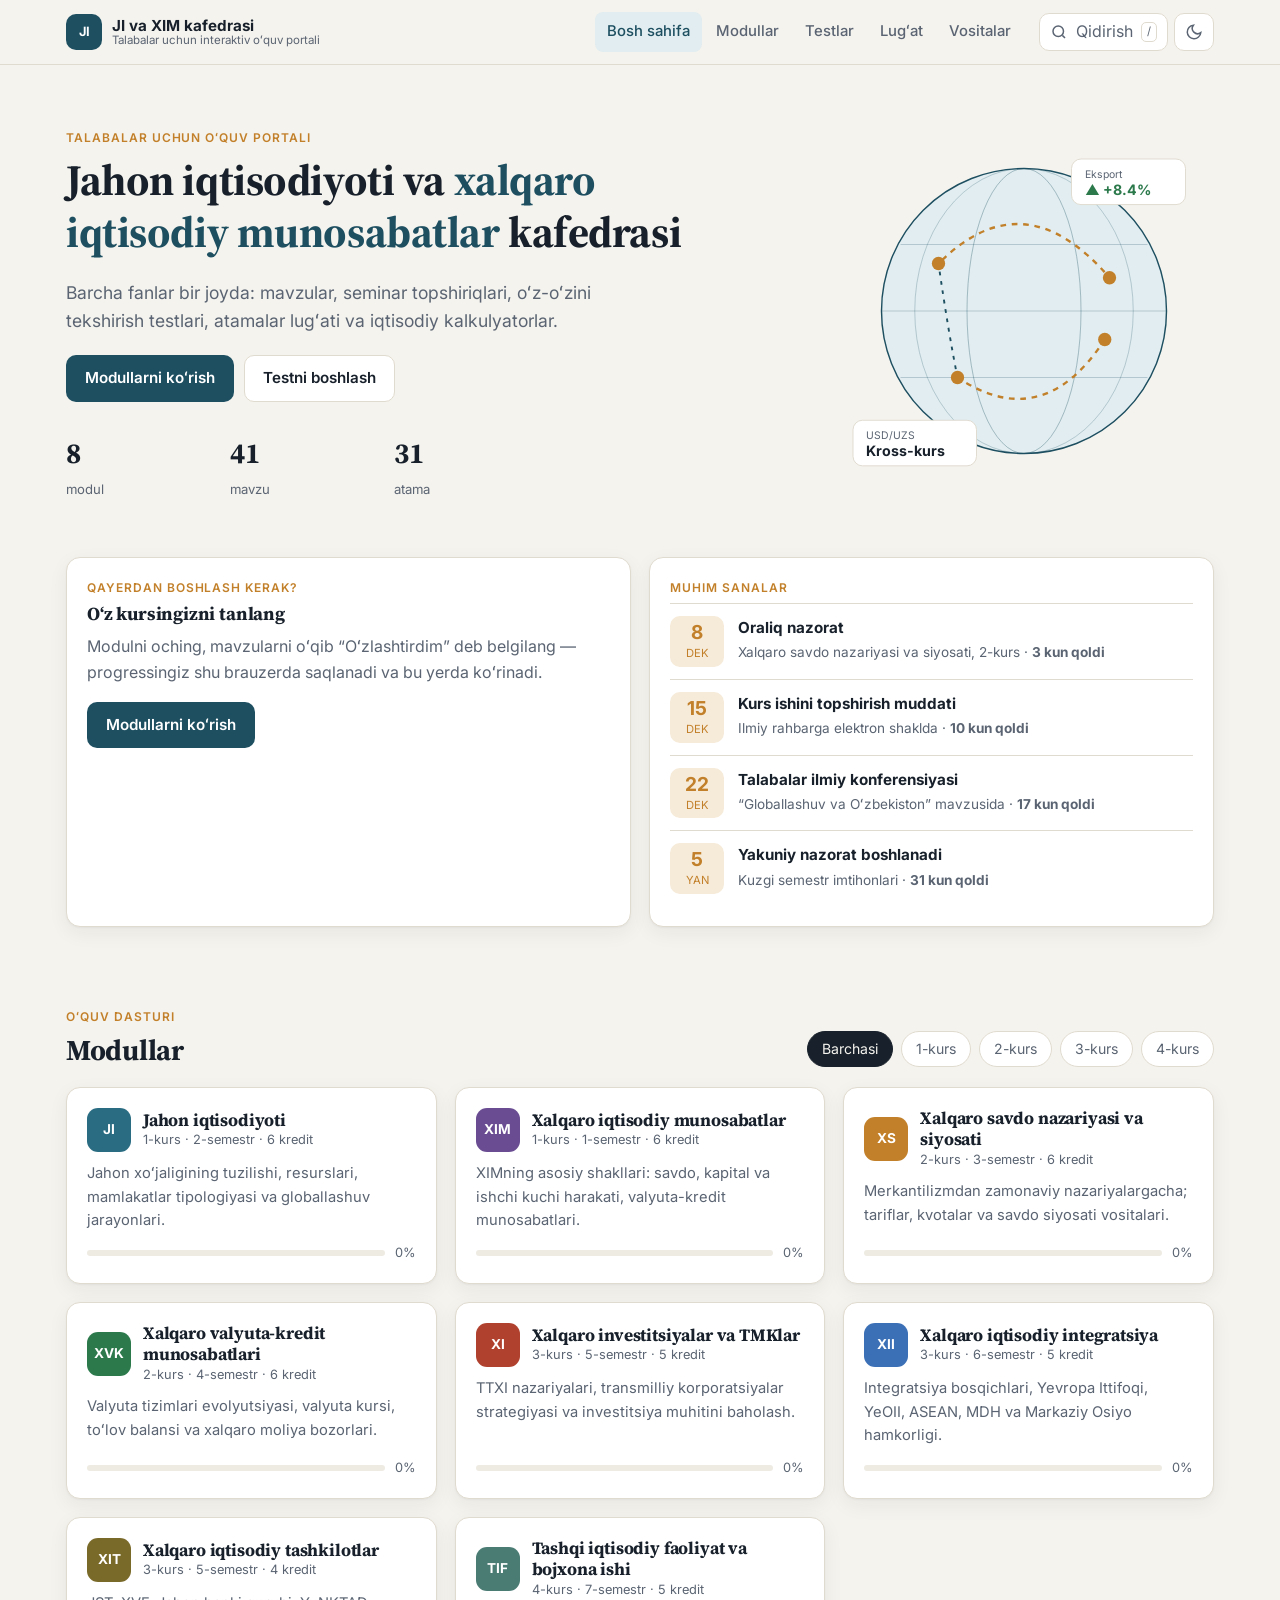
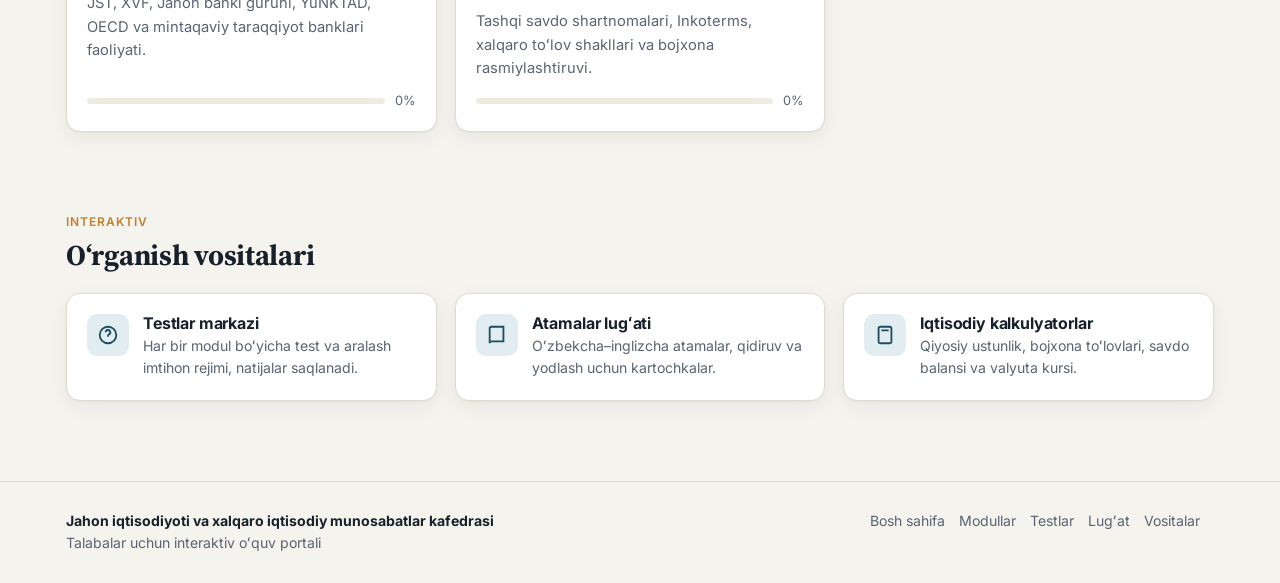
<file: index.html>
<!doctype html>
<html lang="uz">
<head>
  <meta charset="utf-8">
  <meta name="viewport" content="width=device-width, initial-scale=1">
  <title>JI va XIM kafedrasi — talabalar portali</title>
  <meta name="description" content="Jahon iqtisodiyoti va xalqaro iqtisodiy munosabatlar kafedrasi talabalari uchun interaktiv oʻquv portali: modullar, testlar, lugʻat va kalkulyatorlar.">
  <link rel="preconnect" href="https://fonts.googleapis.com">
  <link rel="preconnect" href="https://fonts.gstatic.com" crossorigin>
  <link href="https://fonts.googleapis.com/css2?family=Inter:wght@400;500;600;700&family=Source+Serif+4:opsz,wght@8..60,600;8..60,700&display=swap" rel="stylesheet">
  <link rel="stylesheet" href="assets/css/style.css">
</head>
<body data-page="home">
  <header id="site-header"></header>

  <main>
    <section class="hero">
      <div class="container hero-grid">
        <div>
          <div class="eyebrow">Talabalar uchun oʻquv portali</div>
          <h1>Jahon iqtisodiyoti va <span>xalqaro iqtisodiy munosabatlar</span> kafedrasi</h1>
          <p class="lead">Barcha fanlar bir joyda: mavzular, seminar topshiriqlari, oʻz-oʻzini tekshirish testlari, atamalar lugʻati va iqtisodiy kalkulyatorlar.</p>
          <div class="hero-actions">
            <a class="btn btn-primary" href="#modullar">Modullarni koʻrish</a>
            <a class="btn btn-ghost" href="testlar.html">Testni boshlash</a>
          </div>
          <div class="stats">
            <div class="stat"><strong id="stat-mod">—</strong><span>modul</span></div>
            <div class="stat"><strong id="stat-top">—</strong><span>mavzu</span></div>
            <div class="stat"><strong id="stat-term">—</strong><span>atama</span></div>
          </div>
        </div>
        <div class="hero-visual" aria-hidden="true">
          <!-- Dekorativ globus va savdo yoʻllari -->
          <svg viewBox="0 0 400 400">
            <circle cx="200" cy="200" r="150" fill="var(--brand-soft)" stroke="var(--brand)" stroke-width="1.5"/>
            <ellipse cx="200" cy="200" rx="60" ry="150" fill="none" stroke="var(--brand)" stroke-opacity=".35"/>
            <ellipse cx="200" cy="200" rx="115" ry="150" fill="none" stroke="var(--brand)" stroke-opacity=".25"/>
            <path d="M50 200h300M70 130h260M70 270h260" stroke="var(--brand)" stroke-opacity=".25"/>
            <path d="M110 150 Q200 60 290 165" fill="none" stroke="var(--accent)" stroke-width="2.5" stroke-dasharray="6 6">
              <animate attributeName="stroke-dashoffset" from="24" to="0" dur="1.2s" repeatCount="indefinite"/></path>
            <path d="M130 270 Q220 330 285 230" fill="none" stroke="var(--accent)" stroke-width="2.5" stroke-dasharray="6 6">
              <animate attributeName="stroke-dashoffset" from="0" to="24" dur="1.4s" repeatCount="indefinite"/></path>
            <path d="M110 150 Q120 220 130 270" fill="none" stroke="var(--brand)" stroke-width="2" stroke-dasharray="4 6">
              <animate attributeName="stroke-dashoffset" from="20" to="0" dur="1.6s" repeatCount="indefinite"/></path>
            <g fill="var(--accent)"><circle cx="110" cy="150" r="7"/><circle cx="290" cy="165" r="7"/><circle cx="130" cy="270" r="7"/><circle cx="285" cy="230" r="7"/></g>
            <g fill="var(--surface)" stroke="var(--line)"><rect x="250" y="40" width="120" height="48" rx="10"/><rect x="20" y="315" width="130" height="48" rx="10"/></g>
            <text x="264" y="60" font-size="11" fill="var(--muted)" font-family="Inter, sans-serif">Eksport</text>
            <text x="264" y="78" font-size="15" font-weight="700" fill="var(--ok)" font-family="Inter, sans-serif">▲ +8.4%</text>
            <text x="34" y="335" font-size="11" fill="var(--muted)" font-family="Inter, sans-serif">USD/UZS</text>
            <text x="34" y="353" font-size="15" font-weight="700" fill="var(--ink)" font-family="Inter, sans-serif">Kross-kurs</text>
          </svg>
        </div>
      </div>
    </section>

    <section class="section" style="padding-top:8px">
      <div class="container split">
        <div class="card" id="continue"></div>
        <div class="card" id="events"></div>
      </div>
    </section>

    <section class="section" id="modullar">
      <div class="container">
        <div class="section-head">
          <div><div class="eyebrow">Oʻquv dasturi</div><h2>Modullar</h2></div>
          <div class="chips" id="kurs-filter" role="group" aria-label="Kurs boʻyicha filtr"></div>
        </div>
        <div class="grid grid-3" id="module-grid"></div>
      </div>
    </section>

    <section class="section">
      <div class="container">
        <div class="section-head"><div><div class="eyebrow">Interaktiv</div><h2>Oʻrganish vositalari</h2></div></div>
        <div class="grid grid-3">
          <a class="card quick" href="testlar.html">
            <span class="quick-ico"><svg viewBox="0 0 24 24" fill="none" stroke="currentColor" stroke-width="2"><circle cx="12" cy="12" r="9"/><path d="M9.5 9a2.5 2.5 0 1 1 3.5 2.3c-.6.3-1 .9-1 1.6V14M12 17.5v.01"/></svg></span>
            <span><h3>Testlar markazi</h3><p>Har bir modul boʻyicha test va aralash imtihon rejimi, natijalar saqlanadi.</p></span>
          </a>
          <a class="card quick" href="lugat.html">
            <span class="quick-ico"><svg viewBox="0 0 24 24" fill="none" stroke="currentColor" stroke-width="2"><path d="M4 5a2 2 0 0 1 2-2h13v16H6a2 2 0 0 0-2 2zM4 19V5"/></svg></span>
            <span><h3>Atamalar lugʻati</h3><p>Oʻzbekcha–inglizcha atamalar, qidiruv va yodlash uchun kartochkalar.</p></span>
          </a>
          <a class="card quick" href="vositalar.html">
            <span class="quick-ico"><svg viewBox="0 0 24 24" fill="none" stroke="currentColor" stroke-width="2"><rect x="5" y="3" width="14" height="18" rx="2"/><path d="M8 7h8M8 11h.01M12 11h.01M16 11h.01M8 15h.01M12 15h.01M16 15h.01"/></svg></span>
            <span><h3>Iqtisodiy kalkulyatorlar</h3><p>Qiyosiy ustunlik, bojxona toʻlovlari, savdo balansi va valyuta kursi.</p></span>
          </a>
        </div>
      </div>
    </section>
  </main>

  <footer id="site-footer"></footer>
  <script src="assets/js/data.js"></script>
  <script src="assets/js/app.js"></script>
</body>
</html>
</file>
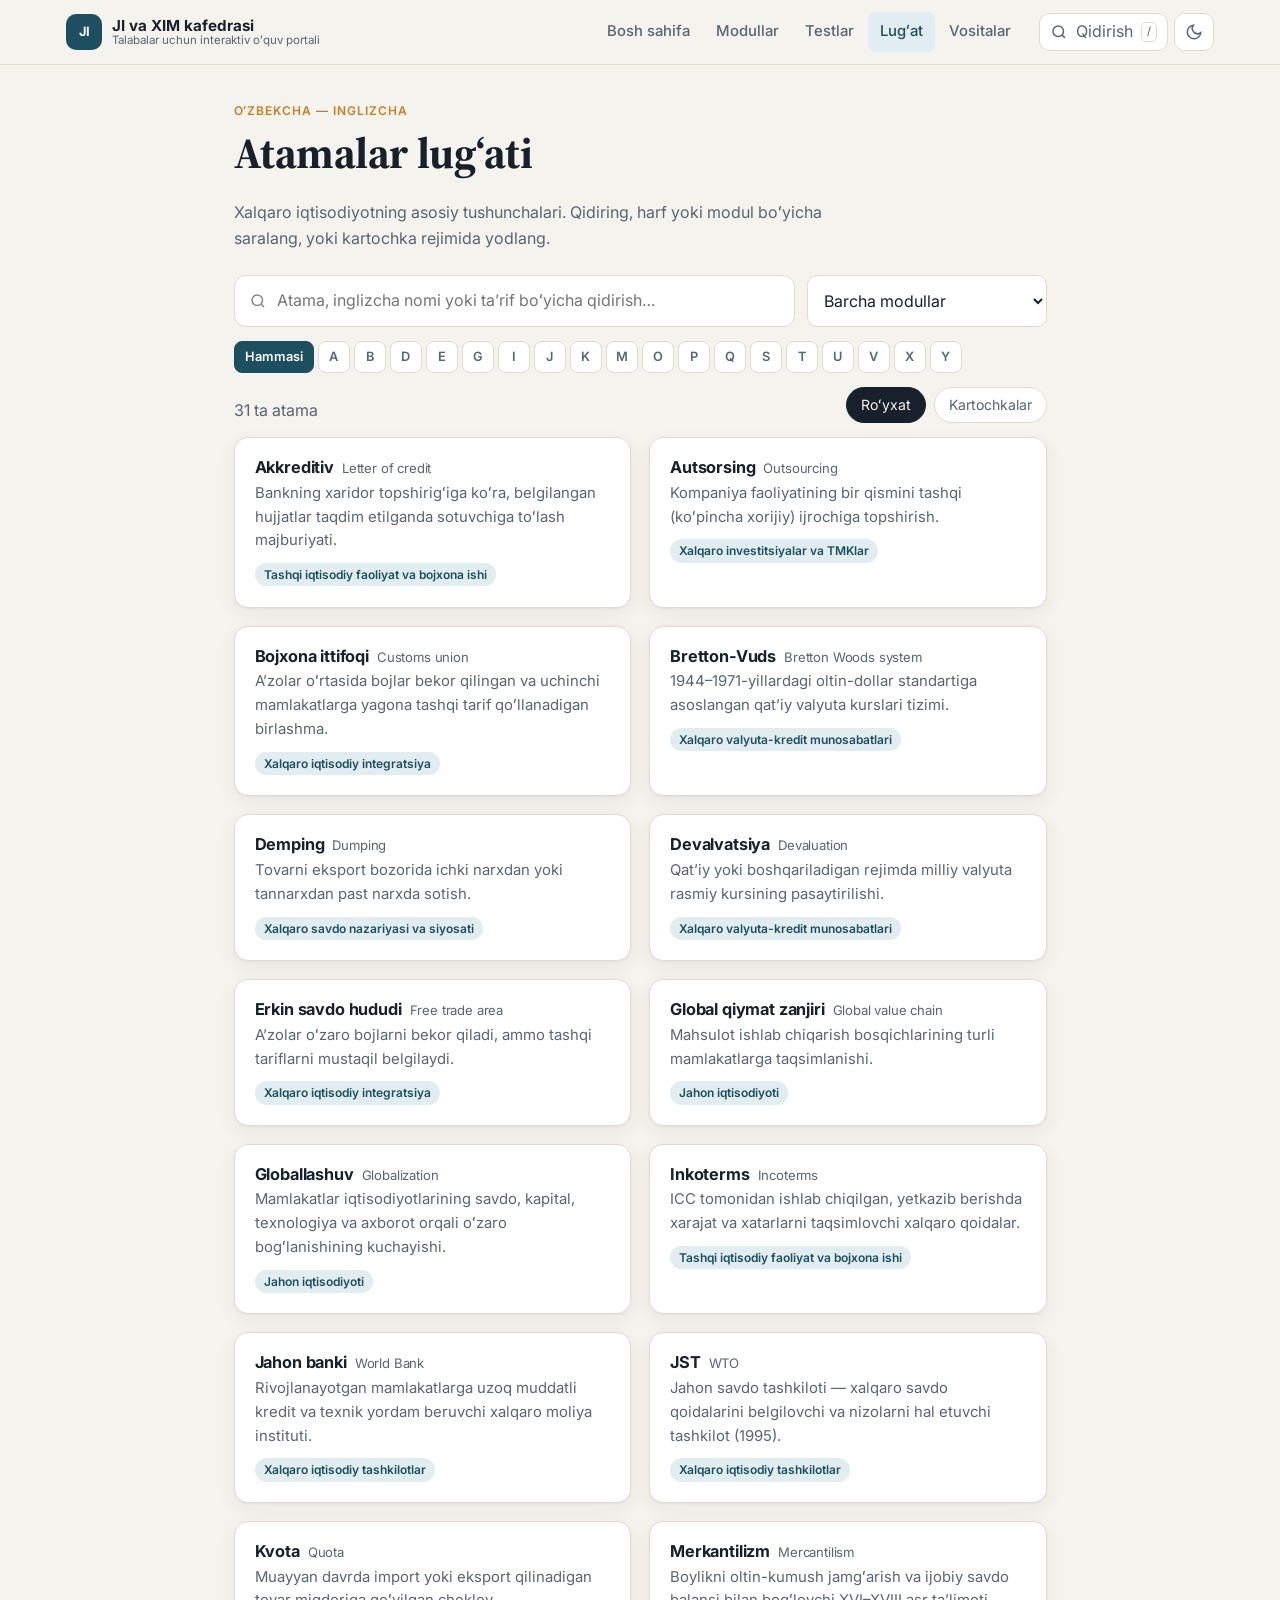
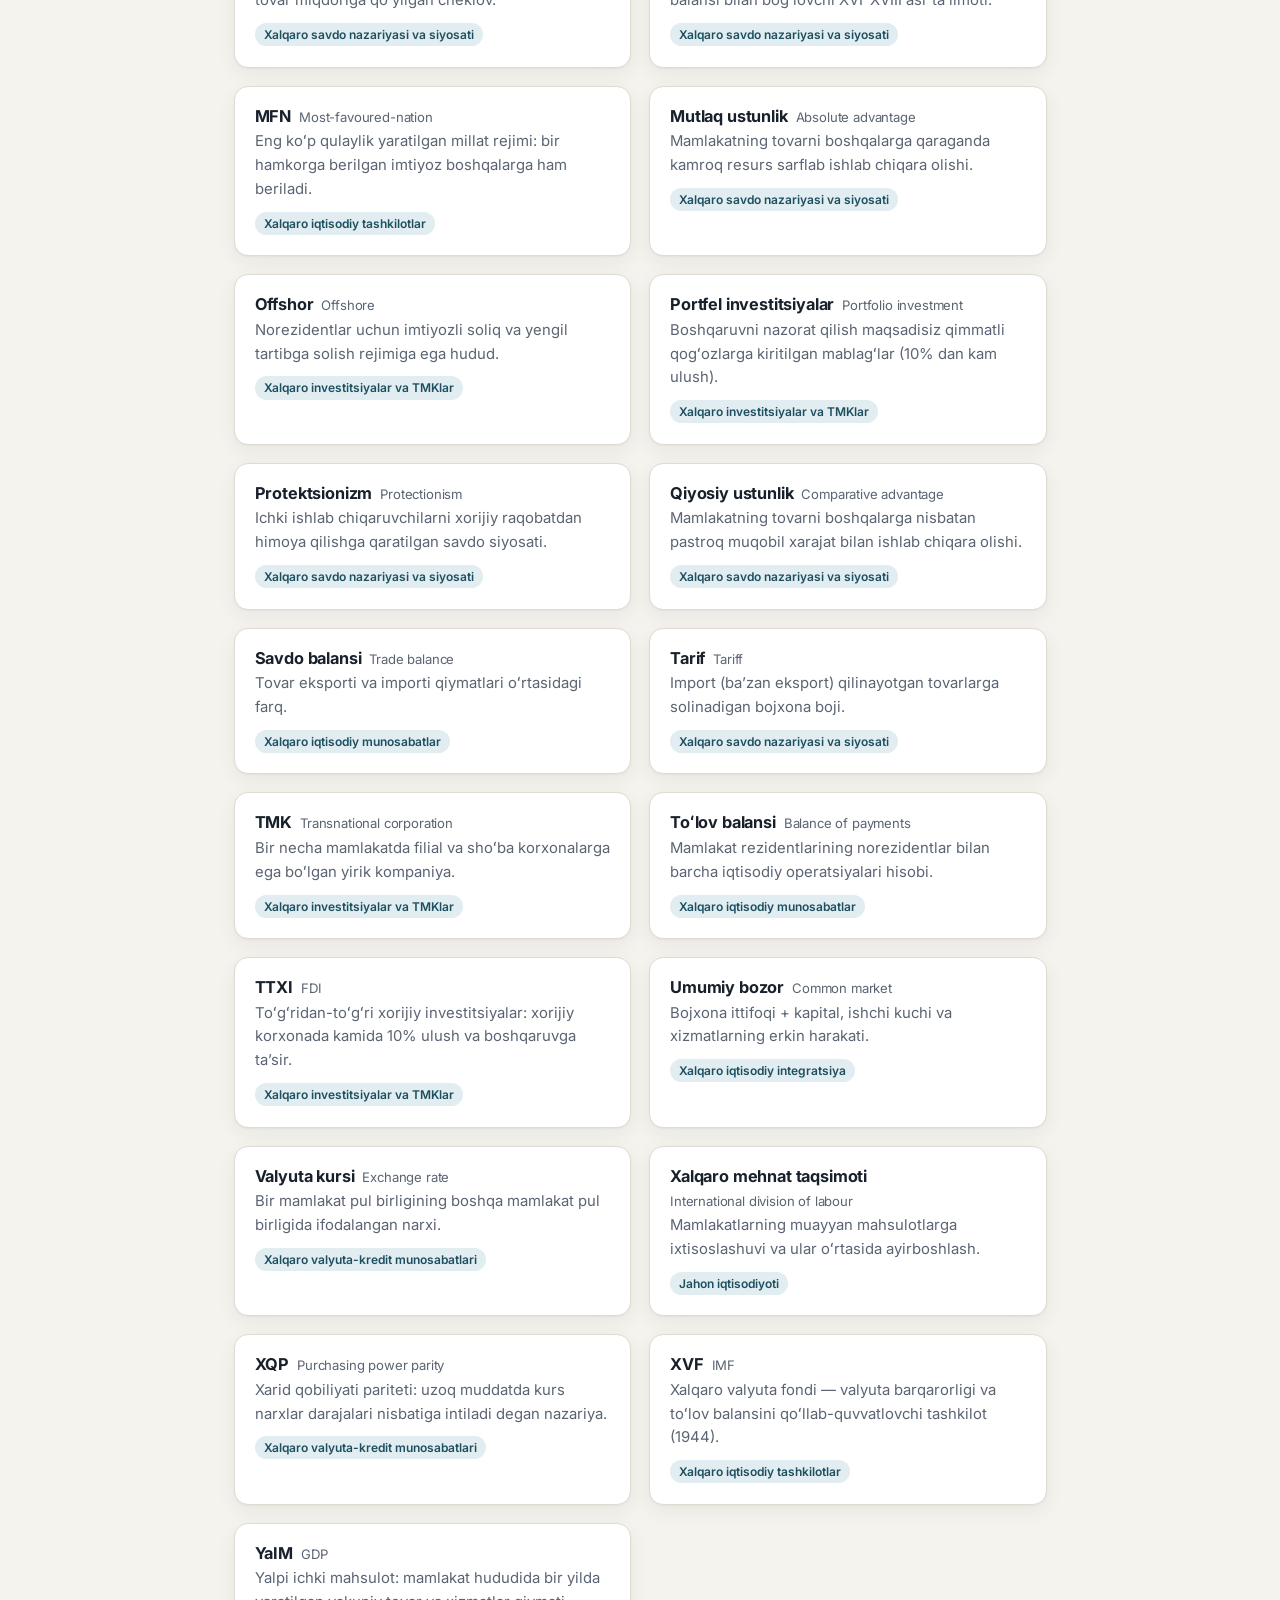
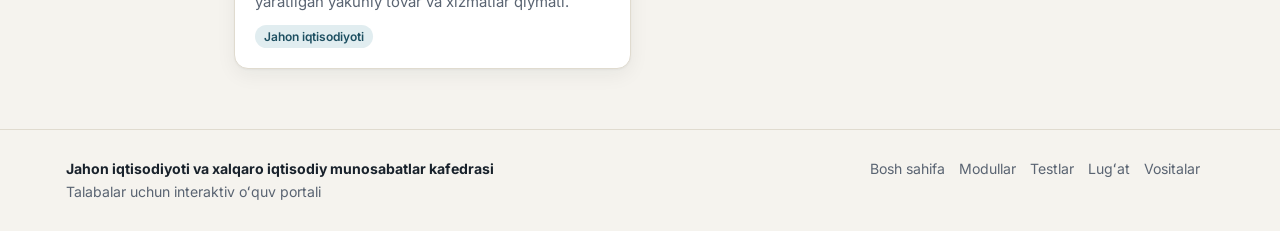
<file: lugat.html>
<!doctype html>
<html lang="uz">
<head>
  <meta charset="utf-8">
  <meta name="viewport" content="width=device-width, initial-scale=1">
  <title>Lugʻat — JI va XIM kafedrasi</title>
  <link rel="preconnect" href="https://fonts.googleapis.com">
  <link rel="preconnect" href="https://fonts.gstatic.com" crossorigin>
  <link href="https://fonts.googleapis.com/css2?family=Inter:wght@400;500;600;700&family=Source+Serif+4:opsz,wght@8..60,600;8..60,700&display=swap" rel="stylesheet">
  <link rel="stylesheet" href="assets/css/style.css">
</head>
<body data-page="glossary">
  <header id="site-header"></header>

  <main class="container">
    <div class="page-head">
      <div class="eyebrow">Oʻzbekcha — inglizcha</div>
      <h1>Atamalar lugʻati</h1>
      <p>Xalqaro iqtisodiyotning asosiy tushunchalari. Qidiring, harf yoki modul boʻyicha saralang, yoki kartochka rejimida yodlang.</p>
    </div>

    <div class="g-bar">
      <input class="search-input" id="g-q" type="search" placeholder="Atama, inglizcha nomi yoki taʼrif boʻyicha qidirish…" autocomplete="off">
      <select id="g-mod" class="side-select" style="display:block" aria-label="Modul boʻyicha filtr"></select>
    </div>
    <div class="letters" id="letters"></div>
    <div class="section-head" style="margin-bottom:14px">
      <span class="muted" id="g-count"></span>
      <div class="chips" id="g-mode">
        <button class="chip active" data-mode="list">Roʻyxat</button>
        <button class="chip" data-mode="flash">Kartochkalar</button>
      </div>
    </div>
    <div id="g-out" style="padding-bottom:20px"></div>
  </main>

  <footer id="site-footer"></footer>
  <script src="assets/js/data.js"></script>
  <script src="assets/js/app.js"></script>
</body>
</html>
</file>
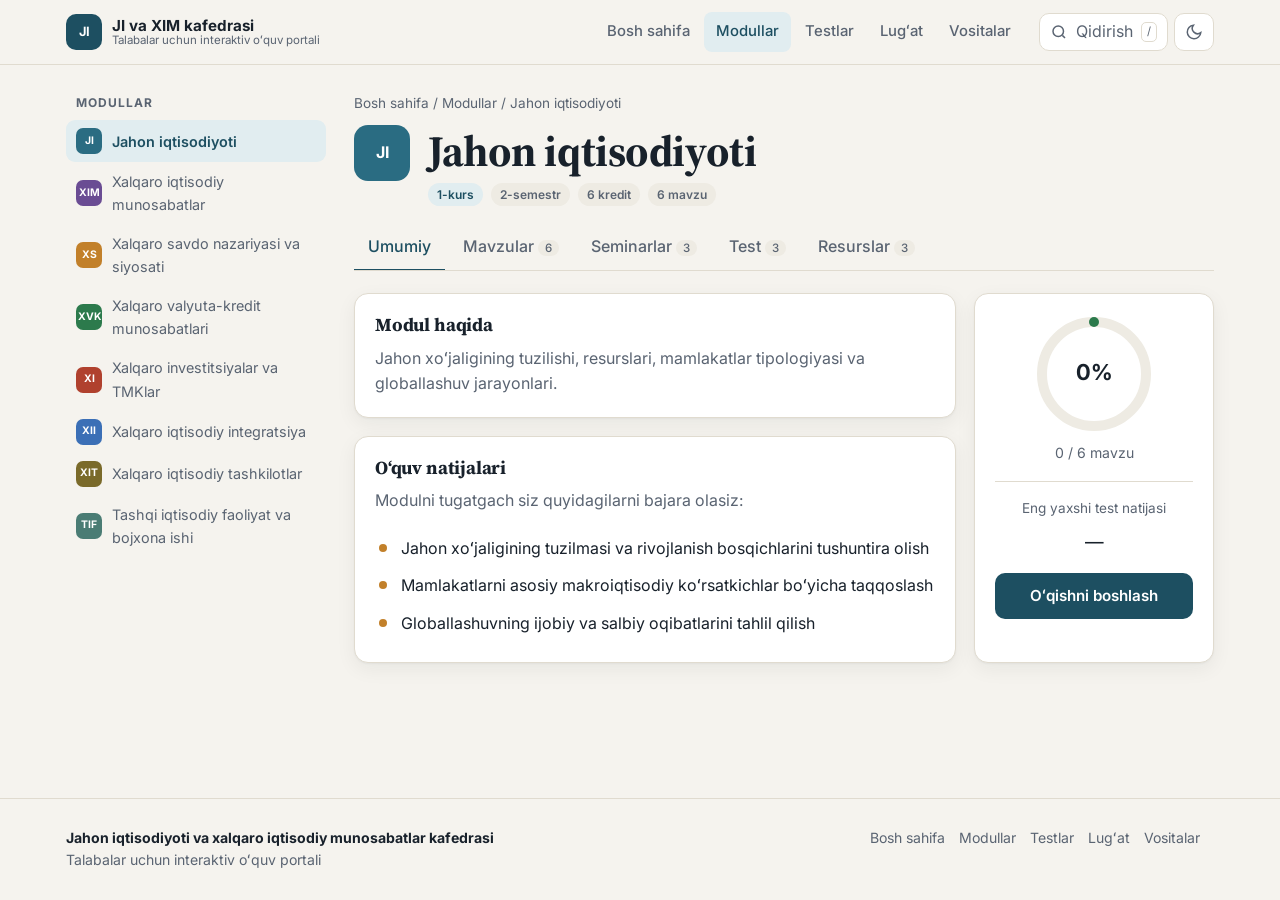
<file: modul.html>
<!doctype html>
<html lang="uz">
<head>
  <meta charset="utf-8">
  <meta name="viewport" content="width=device-width, initial-scale=1">
  <title>Modul — JI va XIM kafedrasi</title>
  <link rel="preconnect" href="https://fonts.googleapis.com">
  <link rel="preconnect" href="https://fonts.gstatic.com" crossorigin>
  <link href="https://fonts.googleapis.com/css2?family=Inter:wght@400;500;600;700&family=Source+Serif+4:opsz,wght@8..60,600;8..60,700&display=swap" rel="stylesheet">
  <link rel="stylesheet" href="assets/css/style.css">
</head>
<body data-page="module">
  <header id="site-header"></header>

  <main class="container layout">
    <aside class="sidebar" id="sidebar" aria-label="Modullar roʻyxati"></aside>
    <div style="min-width:0">
      <div id="mod-top"></div>
      <div class="tabs" id="tabs" role="tablist"></div>
      <div id="panel"></div>
    </div>
  </main>

  <footer id="site-footer"></footer>
  <script src="assets/js/data.js"></script>
  <script src="assets/js/app.js"></script>
</body>
</html>
</file>
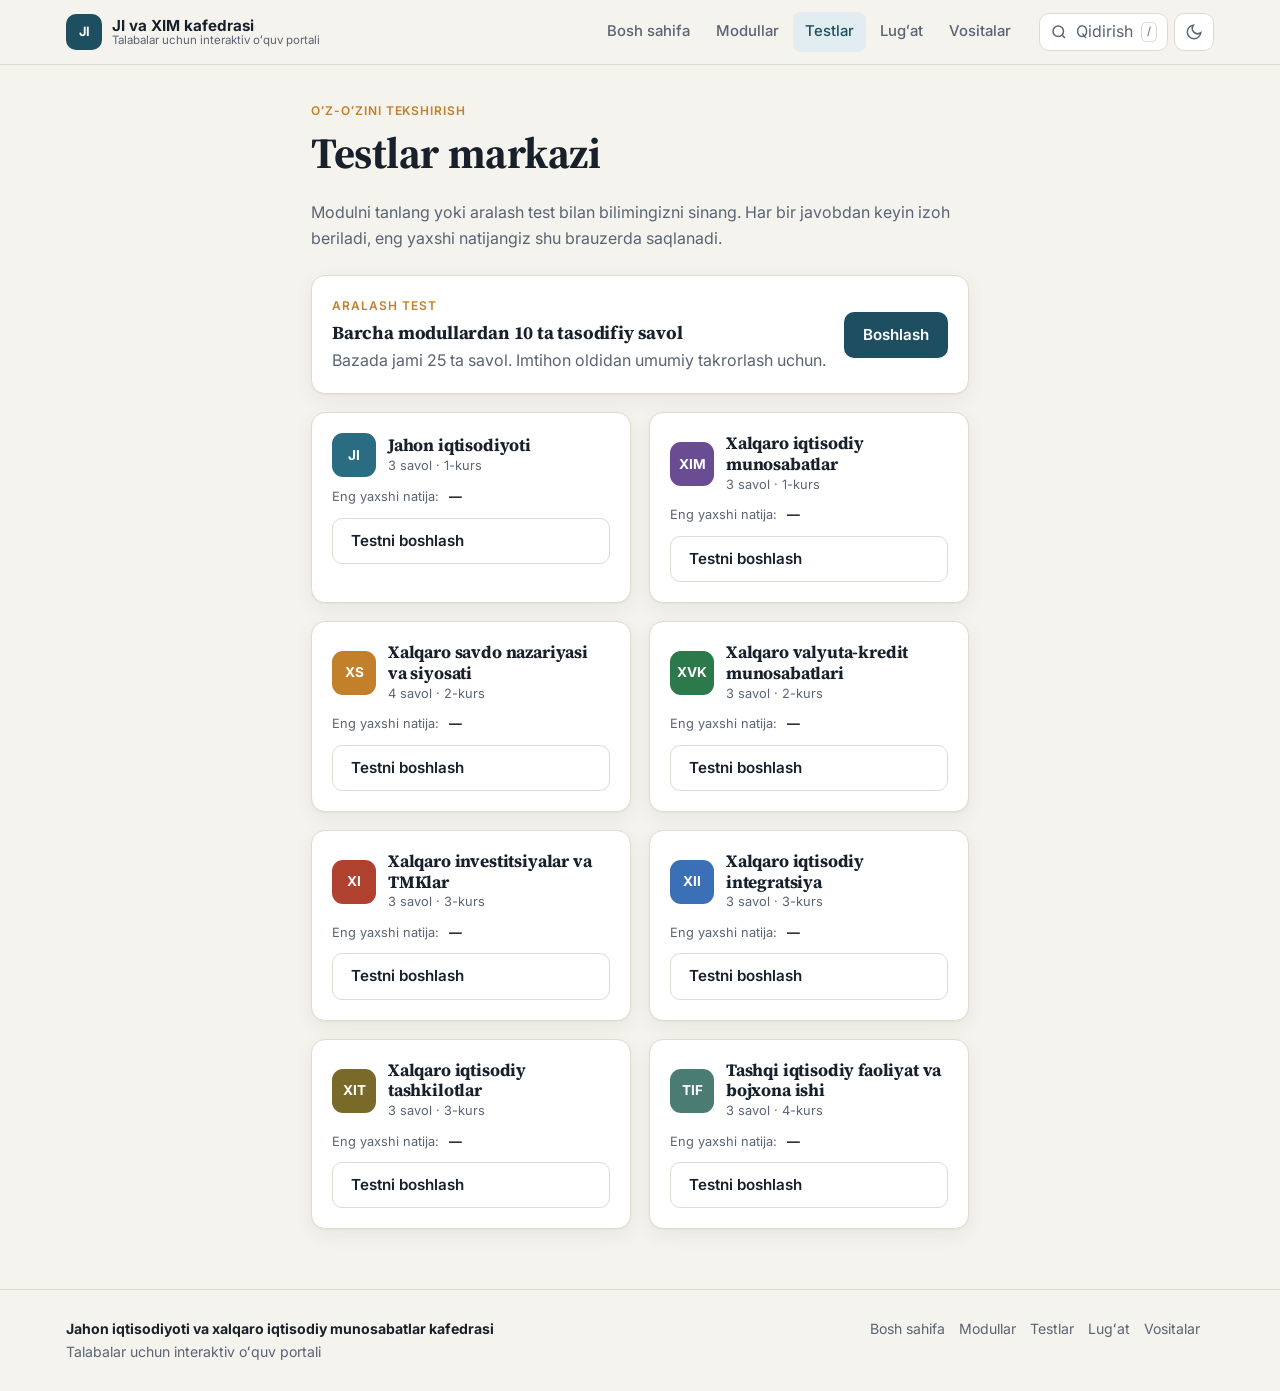
<file: testlar.html>
<!doctype html>
<html lang="uz">
<head>
  <meta charset="utf-8">
  <meta name="viewport" content="width=device-width, initial-scale=1">
  <title>Testlar — JI va XIM kafedrasi</title>
  <link rel="preconnect" href="https://fonts.googleapis.com">
  <link rel="preconnect" href="https://fonts.gstatic.com" crossorigin>
  <link href="https://fonts.googleapis.com/css2?family=Inter:wght@400;500;600;700&family=Source+Serif+4:opsz,wght@8..60,600;8..60,700&display=swap" rel="stylesheet">
  <link rel="stylesheet" href="assets/css/style.css">
</head>
<body data-page="tests">
  <header id="site-header"></header>

  <main class="container">
    <div class="page-head">
      <div class="eyebrow">Oʻz-oʻzini tekshirish</div>
      <h1>Testlar markazi</h1>
      <p>Modulni tanlang yoki aralash test bilan bilimingizni sinang. Har bir javobdan keyin izoh beriladi, eng yaxshi natijangiz shu brauzerda saqlanadi.</p>
    </div>
    <div id="tests-box" style="padding-bottom:20px"></div>
  </main>

  <footer id="site-footer"></footer>
  <script src="assets/js/data.js"></script>
  <script src="assets/js/app.js"></script>
</body>
</html>
</file>
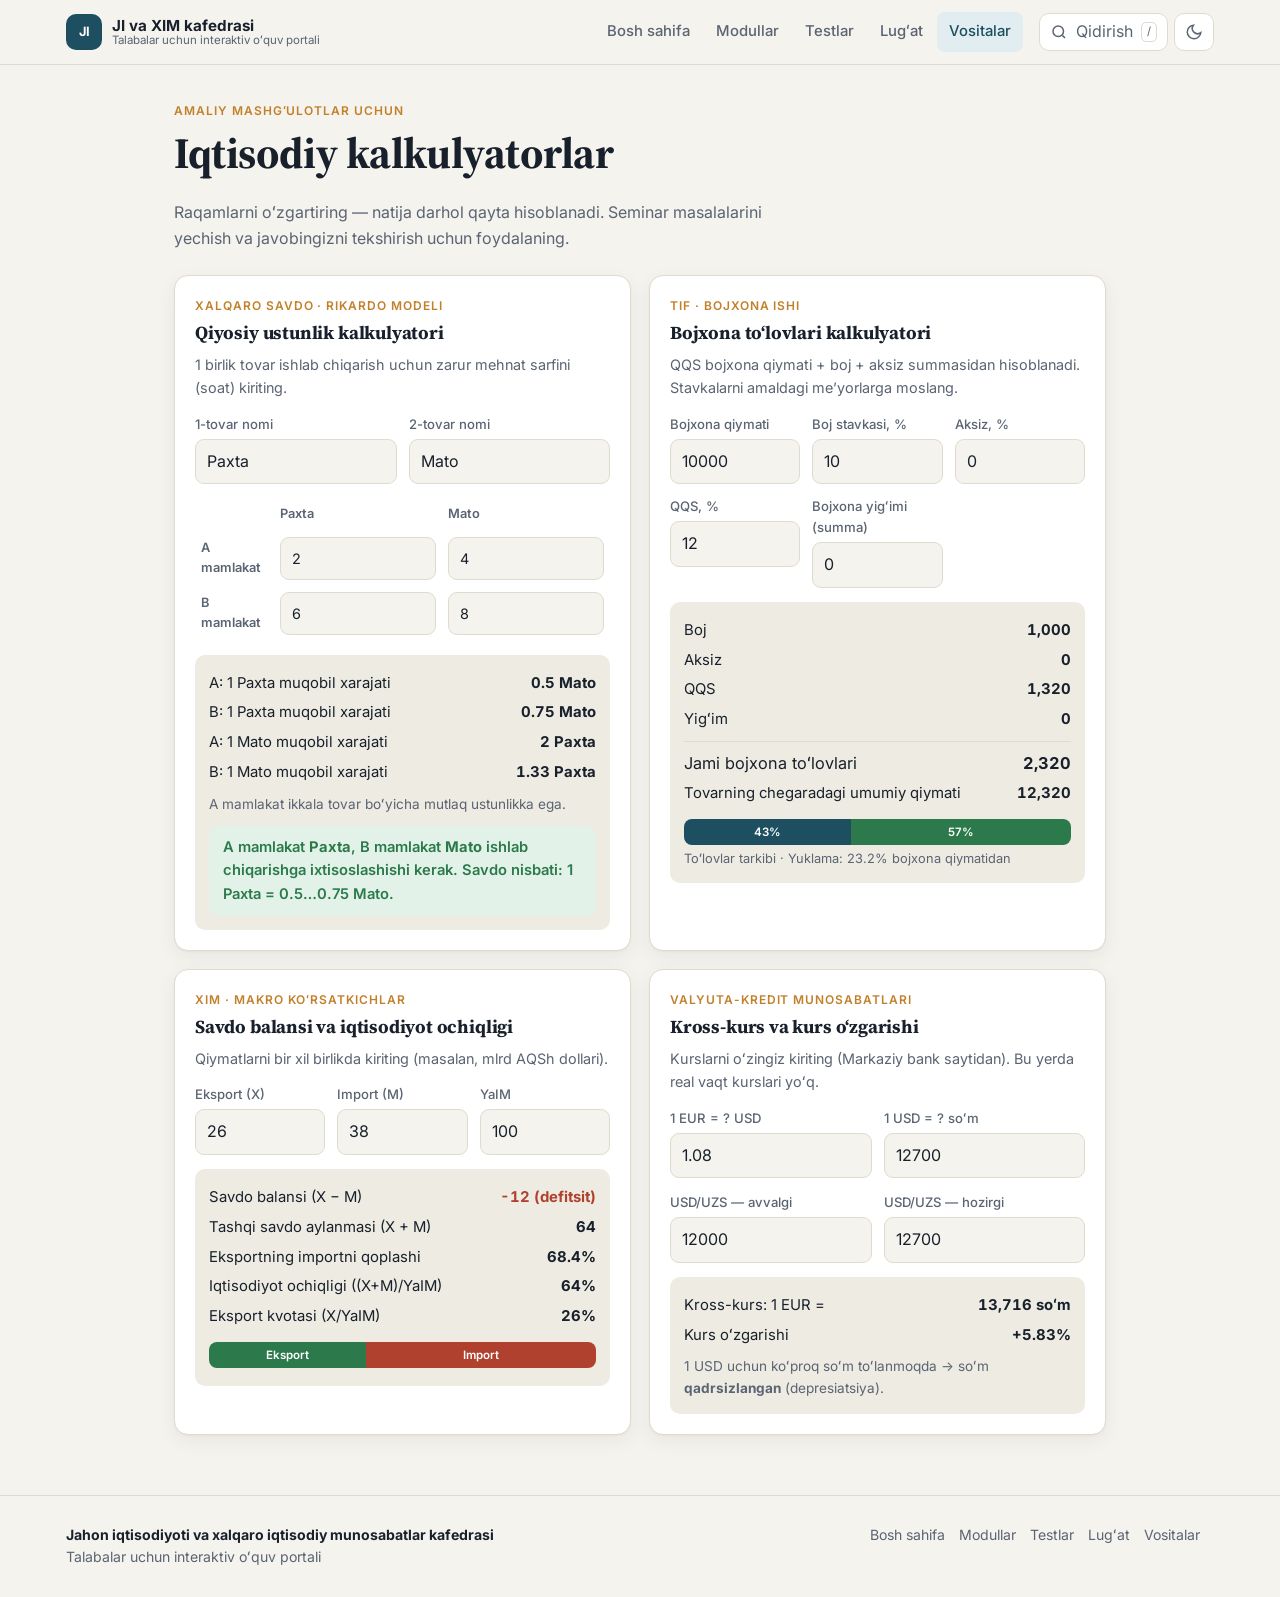
<file: vositalar.html>
<!doctype html>
<html lang="uz">
<head>
  <meta charset="utf-8">
  <meta name="viewport" content="width=device-width, initial-scale=1">
  <title>Vositalar — JI va XIM kafedrasi</title>
  <link rel="preconnect" href="https://fonts.googleapis.com">
  <link rel="preconnect" href="https://fonts.gstatic.com" crossorigin>
  <link href="https://fonts.googleapis.com/css2?family=Inter:wght@400;500;600;700&family=Source+Serif+4:opsz,wght@8..60,600;8..60,700&display=swap" rel="stylesheet">
  <link rel="stylesheet" href="assets/css/style.css">
</head>
<body data-page="tools">
  <header id="site-header"></header>

  <main class="container">
    <div class="page-head">
      <div class="eyebrow">Amaliy mashgʻulotlar uchun</div>
      <h1>Iqtisodiy kalkulyatorlar</h1>
      <p>Raqamlarni oʻzgartiring — natija darhol qayta hisoblanadi. Seminar masalalarini yechish va javobingizni tekshirish uchun foydalaning.</p>
    </div>

    <div class="grid grid-2" style="padding-bottom:20px">

      <!-- 1. Qiyosiy ustunlik -->
      <section class="card tool" id="tool-ca">
        <div class="eyebrow">Xalqaro savdo · Rikardo modeli</div>
        <h3>Qiyosiy ustunlik kalkulyatori</h3>
        <p class="muted" style="font-size:.9rem">1 birlik tovar ishlab chiqarish uchun zarur mehnat sarfini (soat) kiriting.</p>
        <div class="fields">
          <div><label for="ca-g1">1-tovar nomi</label><input id="ca-g1" value="Paxta"></div>
          <div><label for="ca-g2">2-tovar nomi</label><input id="ca-g2" value="Mato"></div>
        </div>
        <table class="matrix">
          <tr><th></th><th class="g1-name">Paxta</th><th class="g2-name">Mato</th></tr>
          <tr><th>A mamlakat</th><td><input id="ca-a1" type="number" min="0" step="any" value="2" aria-label="A, 1-tovar"></td><td><input id="ca-a2" type="number" min="0" step="any" value="4" aria-label="A, 2-tovar"></td></tr>
          <tr><th>B mamlakat</th><td><input id="ca-b1" type="number" min="0" step="any" value="6" aria-label="B, 1-tovar"></td><td><input id="ca-b2" type="number" min="0" step="any" value="8" aria-label="B, 2-tovar"></td></tr>
        </table>
        <div class="out" id="ca-out"></div>
      </section>

      <!-- 2. Bojxona -->
      <section class="card tool" id="tool-cu">
        <div class="eyebrow">TIF · Bojxona ishi</div>
        <h3>Bojxona toʻlovlari kalkulyatori</h3>
        <p class="muted" style="font-size:.9rem">QQS bojxona qiymati + boj + aksiz summasidan hisoblanadi. Stavkalarni amaldagi meʼyorlarga moslang.</p>
        <div class="fields">
          <div><label for="cu-val">Bojxona qiymati</label><input id="cu-val" type="number" min="0" step="any" value="10000"></div>
          <div><label for="cu-duty">Boj stavkasi, %</label><input id="cu-duty" type="number" min="0" step="any" value="10"></div>
          <div><label for="cu-exc">Aksiz, %</label><input id="cu-exc" type="number" min="0" step="any" value="0"></div>
          <div><label for="cu-vat">QQS, %</label><input id="cu-vat" type="number" min="0" step="any" value="12"></div>
          <div><label for="cu-fee">Bojxona yigʻimi (summa)</label><input id="cu-fee" type="number" min="0" step="any" value="0"></div>
        </div>
        <div class="out" id="cu-out"></div>
      </section>

      <!-- 3. Savdo balansi -->
      <section class="card tool" id="tool-tb">
        <div class="eyebrow">XIM · Makro koʻrsatkichlar</div>
        <h3>Savdo balansi va iqtisodiyot ochiqligi</h3>
        <p class="muted" style="font-size:.9rem">Qiymatlarni bir xil birlikda kiriting (masalan, mlrd AQSh dollari).</p>
        <div class="fields">
          <div><label for="tb-x">Eksport (X)</label><input id="tb-x" type="number" min="0" step="any" value="26"></div>
          <div><label for="tb-m">Import (M)</label><input id="tb-m" type="number" min="0" step="any" value="38"></div>
          <div><label for="tb-gdp">YaIM</label><input id="tb-gdp" type="number" min="0" step="any" value="100"></div>
        </div>
        <div class="out" id="tb-out"></div>
      </section>

      <!-- 4. Valyuta -->
      <section class="card tool" id="tool-fx">
        <div class="eyebrow">Valyuta-kredit munosabatlari</div>
        <h3>Kross-kurs va kurs oʻzgarishi</h3>
        <p class="muted" style="font-size:.9rem">Kurslarni oʻzingiz kiriting (Markaziy bank saytidan). Bu yerda real vaqt kurslari yoʻq.</p>
        <div class="fields">
          <div><label for="fx-a">1 EUR = ? USD</label><input id="fx-a" type="number" min="0" step="any" value="1.08"></div>
          <div><label for="fx-b">1 USD = ? soʻm</label><input id="fx-b" type="number" min="0" step="any" value="12700"></div>
        </div>
        <div class="fields">
          <div><label for="fx-old">USD/UZS — avvalgi</label><input id="fx-old" type="number" min="0" step="any" value="12000"></div>
          <div><label for="fx-new">USD/UZS — hozirgi</label><input id="fx-new" type="number" min="0" step="any" value="12700"></div>
        </div>
        <div class="out" id="fx-out"></div>
      </section>

    </div>
  </main>

  <footer id="site-footer"></footer>
  <script src="assets/js/data.js"></script>
  <script src="assets/js/app.js"></script>
</body>
</html>
</file>
<file: assets/css/style.css>
/* =========================================================
   JI va XIM kafedrasi — talabalar portali
   Ranglar va oʻlchamlar shu yerda (:root) oʻzgartiriladi
   ========================================================= */
:root {
  --bg: #f5f3ee;
  --surface: #ffffff;
  --surface-2: #eeebe3;
  --ink: #18212b;
  --muted: #5a6472;
  --line: #e0dbcf;
  --brand: #1d4f61;
  --brand-2: #2a6c82;
  --brand-ink: #ffffff;
  --brand-soft: #e1edf0;
  --accent: #c2802a;
  --accent-soft: #f6ead8;
  --ok: #2c7a4c;
  --ok-soft: #e2f2e8;
  --bad: #b0412e;
  --bad-soft: #f8e3df;
  --radius: 14px;
  --radius-sm: 9px;
  --shadow: 0 1px 2px rgba(20, 30, 40, .04), 0 6px 20px rgba(20, 30, 40, .06);
  --font: "Inter", system-ui, -apple-system, "Segoe UI", Roboto, sans-serif;
  --font-head: "Source Serif 4", Georgia, "Times New Roman", serif;
  --maxw: 1180px;
  color-scheme: light;
}
@media (prefers-color-scheme: dark) {
  :root:not([data-theme="light"]) {
    --bg: #10151b; --surface: #171f28; --surface-2: #1f2934; --ink: #e7ebf0; --muted: #9ba6b4;
    --line: #2a3644; --brand: #7cbcd0; --brand-2: #9dd0e0; --brand-ink: #0c1a20; --brand-soft: #1b3440;
    --accent: #e2a654; --accent-soft: #3a2e1c; --ok: #63c28a; --ok-soft: #173326; --bad: #e6806c; --bad-soft: #3a1f1a;
    --shadow: 0 1px 2px rgba(0,0,0,.3), 0 6px 20px rgba(0,0,0,.25); color-scheme: dark;
  }
}
:root[data-theme="dark"] {
  --bg: #10151b; --surface: #171f28; --surface-2: #1f2934; --ink: #e7ebf0; --muted: #9ba6b4;
  --line: #2a3644; --brand: #7cbcd0; --brand-2: #9dd0e0; --brand-ink: #0c1a20; --brand-soft: #1b3440;
  --accent: #e2a654; --accent-soft: #3a2e1c; --ok: #63c28a; --ok-soft: #173326; --bad: #e6806c; --bad-soft: #3a1f1a;
  --shadow: 0 1px 2px rgba(0,0,0,.3), 0 6px 20px rgba(0,0,0,.25); color-scheme: dark;
}

*, *::before, *::after { box-sizing: border-box; }
html { -webkit-text-size-adjust: 100%; scroll-behavior: smooth; }
body {
  margin: 0; background: var(--bg); color: var(--ink);
  font: 16px/1.6 var(--font); min-height: 100vh; display: flex; flex-direction: column;
}
main { flex: 1; }
h1, h2, h3 { font-family: var(--font-head); line-height: 1.2; margin: 0 0 .5em; letter-spacing: -.01em; }
h1 { font-size: clamp(1.8rem, 4vw, 2.7rem); }
h2 { font-size: clamp(1.4rem, 2.6vw, 1.8rem); }
h3 { font-size: 1.15rem; }
p { margin: 0 0 1em; }
a { color: var(--brand); }
img { max-width: 100%; }
button, input, select { font: inherit; color: inherit; }
:focus-visible { outline: 2px solid var(--accent); outline-offset: 2px; }

.container { max-width: var(--maxw); margin: 0 auto; padding: 0 16px; }
.section { padding: 40px 0; }
.muted { color: var(--muted); }
.eyebrow { text-transform: uppercase; letter-spacing: .08em; font-size: .75rem; font-weight: 600; color: var(--accent); margin-bottom: .4rem; }
.sr-only { position: absolute; width: 1px; height: 1px; overflow: hidden; clip: rect(0 0 0 0); }

/* ---------- Header ---------- */
.site-header { position: sticky; top: 0; z-index: 50; background: color-mix(in srgb, var(--bg) 88%, transparent); backdrop-filter: blur(10px); border-bottom: 1px solid var(--line); }
.nav { display: flex; align-items: center; gap: 16px; height: 64px; }
.brand { display: flex; align-items: center; gap: 10px; text-decoration: none; color: var(--ink); min-width: 0; }
.brand-mark { width: 36px; height: 36px; border-radius: 10px; background: var(--brand); color: var(--brand-ink); display: grid; place-items: center; font-weight: 700; font-size: .8rem; flex: none; }
.brand-text { display: flex; flex-direction: column; line-height: 1.15; min-width: 0; }
.brand-text strong { font-size: .95rem; white-space: nowrap; }
.brand-text span { font-size: .72rem; color: var(--muted); white-space: nowrap; overflow: hidden; text-overflow: ellipsis; }
.nav-links { display: flex; gap: 2px; margin-left: auto; list-style: none; padding: 0; margin-top: 0; margin-bottom: 0; }
.nav-links a { display: block; padding: 8px 12px; border-radius: 8px; text-decoration: none; color: var(--muted); font-weight: 500; font-size: .93rem; }
.nav-links a:hover { color: var(--ink); background: var(--surface-2); }
.nav-links a.active { color: var(--brand); background: var(--brand-soft); }
.nav-tools { display: flex; gap: 6px; }
.icon-btn { height: 38px; min-width: 38px; padding: 0 10px; border-radius: 10px; border: 1px solid var(--line); background: var(--surface); cursor: pointer; display: inline-flex; align-items: center; justify-content: center; gap: 8px; color: var(--muted); }
.icon-btn:hover { color: var(--ink); border-color: var(--muted); }
.icon-btn svg { width: 18px; height: 18px; }
.kbd { font-size: .7rem; border: 1px solid var(--line); border-radius: 5px; padding: 0 5px; color: var(--muted); }
.menu-btn { display: none; }

@media (max-width: 900px) {
  .menu-btn { display: inline-flex; }
  .nav-links { display: none; position: absolute; top: 64px; left: 0; right: 0; flex-direction: column; background: var(--surface); border-bottom: 1px solid var(--line); padding: 8px 16px 16px; }
  .nav-links.open { display: flex; }
  .nav-tools { margin-left: auto; }
  .search-label, .search-btn .kbd { display: none; }
}

/* ---------- Buttons, chips ---------- */
.btn { display: inline-flex; align-items: center; gap: 8px; padding: 10px 18px; border-radius: 10px; border: 1px solid transparent; font-weight: 600; text-decoration: none; cursor: pointer; font-size: .95rem; }
.btn-primary { background: var(--brand); color: var(--brand-ink); }
.btn-primary:hover { background: var(--brand-2); }
.btn-ghost { background: var(--surface); border-color: var(--line); color: var(--ink); }
.btn-ghost:hover { border-color: var(--muted); }
.btn:disabled { opacity: .5; cursor: not-allowed; }
.chips { display: flex; gap: 8px; flex-wrap: wrap; }
.chip { padding: 6px 14px; border-radius: 999px; border: 1px solid var(--line); background: var(--surface); cursor: pointer; font-size: .88rem; color: var(--muted); }
.chip:hover { color: var(--ink); }
.chip.active { background: var(--ink); color: var(--bg); border-color: var(--ink); }
.tag { display: inline-block; padding: 2px 9px; border-radius: 999px; font-size: .75rem; font-weight: 600; background: var(--surface-2); color: var(--muted); }
.tag-brand { background: var(--brand-soft); color: var(--brand); }
.tag-accent { background: var(--accent-soft); color: var(--accent); }

/* ---------- Cards ---------- */
.card { background: var(--surface); border: 1px solid var(--line); border-radius: var(--radius); padding: 20px; box-shadow: var(--shadow); }
.grid { display: grid; gap: 18px; }
.grid-3 { grid-template-columns: repeat(auto-fill, minmax(280px, 1fr)); }
.grid-2 { grid-template-columns: repeat(auto-fit, minmax(300px, 1fr)); }

/* ---------- Hero ---------- */
.hero { padding: 56px 0 40px; position: relative; overflow: hidden; }
.hero-grid { display: grid; grid-template-columns: 1.3fr 1fr; gap: 40px; align-items: center; }
.hero h1 span { color: var(--brand); }
.hero p.lead { font-size: 1.1rem; color: var(--muted); max-width: 560px; }
.hero-actions { display: flex; gap: 10px; flex-wrap: wrap; margin-top: 20px; }
.hero-visual { position: relative; aspect-ratio: 1; max-width: 380px; justify-self: end; width: 100%; }
.hero-visual svg { width: 100%; height: 100%; }
.stats { display: grid; grid-template-columns: repeat(3, 1fr); gap: 12px; margin-top: 28px; max-width: 480px; }
.stat strong { display: block; font-family: var(--font-head); font-size: 1.8rem; color: var(--ink); }
.stat span { font-size: .82rem; color: var(--muted); }
@media (max-width: 800px) {
  .hero-grid { grid-template-columns: 1fr; }
  .hero-visual { display: none; }
}

/* ---------- Module cards ---------- */
.mod-card { display: flex; flex-direction: column; gap: 10px; text-decoration: none; color: inherit; transition: transform .15s, border-color .15s; }
.mod-card:hover { transform: translateY(-2px); border-color: var(--brand); }
.mod-head { display: flex; gap: 12px; align-items: center; }
.mod-code { width: 44px; height: 44px; border-radius: 11px; display: grid; place-items: center; font-weight: 700; font-size: .85rem; color: #fff; flex: none; }
.mod-card h3 { margin: 0; font-size: 1.08rem; }
.mod-meta { font-size: .8rem; color: var(--muted); }
.mod-card p { color: var(--muted); font-size: .92rem; margin: 0; flex: 1; }
.progress { height: 6px; background: var(--surface-2); border-radius: 99px; overflow: hidden; }
.progress > i { display: block; height: 100%; background: var(--ok); border-radius: 99px; transition: width .3s; }
.progress-row { display: flex; align-items: center; gap: 10px; font-size: .8rem; color: var(--muted); }
.progress-row .progress { flex: 1; }

.section-head { display: flex; justify-content: space-between; align-items: end; gap: 16px; flex-wrap: wrap; margin-bottom: 20px; }
.section-head h2 { margin: 0; }

/* continue + events */
.split { display: grid; grid-template-columns: 1fr 1fr; gap: 18px; }
@media (max-width: 800px) { .split { grid-template-columns: 1fr; } }
.event { display: flex; gap: 14px; padding: 12px 0; border-top: 1px solid var(--line); }
.event:first-of-type { border-top: 0; }
.event-date { width: 54px; flex: none; text-align: center; background: var(--accent-soft); color: var(--accent); border-radius: 10px; padding: 6px 0; line-height: 1.1; }
.event-date b { display: block; font-size: 1.2rem; }
.event-date small { font-size: .7rem; text-transform: uppercase; }
.event h4 { margin: 0 0 2px; font-size: .95rem; }
.event p { margin: 0; font-size: .85rem; color: var(--muted); }

.quick { display: flex; gap: 14px; align-items: flex-start; text-decoration: none; color: inherit; }
.quick:hover { border-color: var(--brand); }
.quick-ico { width: 42px; height: 42px; border-radius: 10px; background: var(--brand-soft); color: var(--brand); display: grid; place-items: center; flex: none; }
.quick-ico svg { width: 22px; height: 22px; }
.quick h3 { margin: 0 0 2px; font-size: 1rem; font-family: var(--font); }
.quick p { margin: 0; font-size: .88rem; color: var(--muted); }

/* ---------- Module page layout ---------- */
.layout { display: grid; grid-template-columns: 260px 1fr; gap: 28px; padding-top: 28px; padding-bottom: 48px; }
.sidebar { position: sticky; top: 84px; align-self: start; max-height: calc(100vh - 100px); overflow: auto; }
.sidebar h4 { font-size: .75rem; text-transform: uppercase; letter-spacing: .08em; color: var(--muted); margin: 0 0 8px 10px; }
.side-link { display: flex; align-items: center; gap: 10px; padding: 8px 10px; border-radius: 9px; text-decoration: none; color: var(--muted); font-size: .9rem; }
.side-link:hover { background: var(--surface-2); color: var(--ink); }
.side-link.active { background: var(--brand-soft); color: var(--brand); font-weight: 600; }
.side-dot { width: 26px; height: 26px; border-radius: 7px; display: grid; place-items: center; font-size: .65rem; font-weight: 700; color: #fff; flex: none; }
.side-select { display: none; width: 100%; padding: 10px 12px; border-radius: 10px; border: 1px solid var(--line); background: var(--surface); }
@media (max-width: 900px) {
  .layout { grid-template-columns: 1fr; gap: 16px; padding-top: 16px; }
  .sidebar { position: static; max-height: none; }
  .sidebar .side-list, .sidebar h4 { display: none; }
  .side-select { display: block; }
}
.crumbs { font-size: .85rem; color: var(--muted); margin-bottom: 10px; }
.crumbs a { color: var(--muted); text-decoration: none; }
.crumbs a:hover { color: var(--brand); }
.mod-hero { display: flex; gap: 18px; align-items: flex-start; margin-bottom: 18px; }
.mod-hero .mod-code { width: 56px; height: 56px; font-size: 1rem; border-radius: 14px; }
.meta-row { display: flex; gap: 8px; flex-wrap: wrap; margin-top: 6px; }

.tabs { display: flex; gap: 4px; border-bottom: 1px solid var(--line); margin-bottom: 22px; overflow-x: auto; scrollbar-width: none; }
.tabs::-webkit-scrollbar { display: none; }
.tab { padding: 10px 14px; border: 0; background: none; cursor: pointer; color: var(--muted); font-weight: 500; border-bottom: 2px solid transparent; margin-bottom: -1px; white-space: nowrap; }
.tab:hover { color: var(--ink); }
.tab.active { color: var(--brand); border-bottom-color: var(--brand); }
.tab .count { font-size: .72rem; background: var(--surface-2); border-radius: 99px; padding: 1px 7px; margin-left: 4px; }

.overview-grid { display: grid; grid-template-columns: 1fr 240px; gap: 18px; }
@media (max-width: 1000px) { .overview-grid { grid-template-columns: 1fr; } }
.ring { width: 120px; height: 120px; margin: 0 auto 8px; display: block; }
.list-check { list-style: none; padding: 0; margin: 0; }
.list-check li { padding: 6px 0 6px 26px; position: relative; }
.list-check li::before { content: ""; position: absolute; left: 4px; top: 14px; width: 8px; height: 8px; border-radius: 50%; background: var(--accent); }

/* Accordion topics */
.topic { border: 1px solid var(--line); border-radius: var(--radius-sm); background: var(--surface); margin-bottom: 10px; overflow: hidden; }
.topic.done { border-color: color-mix(in srgb, var(--ok) 45%, var(--line)); }
.topic-head { display: flex; align-items: center; gap: 12px; padding: 14px 16px; cursor: pointer; width: 100%; background: none; border: 0; text-align: left; }
.topic-num { width: 30px; height: 30px; border-radius: 8px; background: var(--surface-2); display: grid; place-items: center; font-size: .8rem; font-weight: 700; color: var(--muted); flex: none; }
.topic.done .topic-num { background: var(--ok-soft); color: var(--ok); }
.topic-title { flex: 1; font-weight: 600; }
.chev { transition: transform .2s; color: var(--muted); flex: none; }
.topic.open .chev { transform: rotate(180deg); }
.topic-body { display: none; padding: 0 16px 16px 58px; }
.topic.open .topic-body { display: block; }
.topic-body p { color: var(--muted); }
.kw { display: flex; gap: 6px; flex-wrap: wrap; margin-bottom: 12px; }
.kw a { text-decoration: none; }
.check { display: inline-flex; align-items: center; gap: 8px; cursor: pointer; font-size: .9rem; font-weight: 500; user-select: none; }
.check input { width: 18px; height: 18px; accent-color: var(--ok); }
@media (max-width: 560px) { .topic-body { padding-left: 16px; } }

.res { display: flex; gap: 14px; align-items: center; padding: 14px 0; border-top: 1px solid var(--line); text-decoration: none; color: inherit; }
.res:first-child { border-top: 0; }
.res:hover .res-title { color: var(--brand); }
.res-title { font-weight: 600; }
.res small { color: var(--muted); }
.res .tag { flex: none; min-width: 74px; text-align: center; }

/* ---------- Quiz ---------- */
.quiz { max-width: 720px; }
.quiz-top { display: flex; justify-content: space-between; align-items: center; gap: 12px; margin-bottom: 12px; font-size: .85rem; color: var(--muted); }
.quiz-q { font-family: var(--font-head); font-size: 1.25rem; margin: 6px 0 16px; }
.opt { display: flex; gap: 12px; align-items: flex-start; width: 100%; text-align: left; padding: 12px 14px; border: 1px solid var(--line); border-radius: 10px; background: var(--surface); cursor: pointer; margin-bottom: 8px; }
.opt:hover:not(:disabled) { border-color: var(--brand); }
.opt-letter { width: 26px; height: 26px; border-radius: 7px; background: var(--surface-2); display: grid; place-items: center; font-size: .8rem; font-weight: 700; flex: none; }
.opt.correct { border-color: var(--ok); background: var(--ok-soft); }
.opt.correct .opt-letter { background: var(--ok); color: #fff; }
.opt.wrong { border-color: var(--bad); background: var(--bad-soft); }
.opt.wrong .opt-letter { background: var(--bad); color: #fff; }
.opt:disabled { cursor: default; }
.explain { padding: 12px 14px; border-radius: 10px; background: var(--surface-2); font-size: .92rem; margin: 10px 0 14px; }
.quiz-result { text-align: center; padding: 20px 0; }
.quiz-result .big { font-family: var(--font-head); font-size: 3rem; margin: 0; }

/* ---------- Glossary ---------- */
.search-input { width: 100%; padding: 12px 14px 12px 42px; border-radius: 12px; border: 1px solid var(--line); background: var(--surface) url("data:image/svg+xml,%3Csvg xmlns='http://www.w3.org/2000/svg' width='18' height='18' fill='none' stroke='%23888' stroke-width='2' viewBox='0 0 24 24'%3E%3Ccircle cx='11' cy='11' r='7'/%3E%3Cpath d='m20 20-3.5-3.5'/%3E%3C/svg%3E") no-repeat 14px center; font-size: 1rem; }
.search-input:focus { outline: none; border-color: var(--brand); }
.g-bar { display: grid; grid-template-columns: 1fr 240px; gap: 12px; }
@media (max-width: 640px) { .g-bar { grid-template-columns: 1fr; } }
.letters { display: flex; flex-wrap: wrap; gap: 4px; margin: 14px 0; }
.letters button { width: 32px; height: 32px; border-radius: 8px; border: 1px solid var(--line); background: var(--surface); cursor: pointer; font-size: .8rem; font-weight: 600; color: var(--muted); }
.letters button.active { background: var(--brand); color: var(--brand-ink); border-color: var(--brand); }
.letters button:disabled { opacity: .35; cursor: default; }
.term { scroll-margin-top: 90px; }
.term h3 { font-family: var(--font); font-size: 1.02rem; margin: 0 0 4px; display: flex; gap: 8px; align-items: baseline; flex-wrap: wrap; }
.term h3 small { font-weight: 400; color: var(--muted); font-size: .82rem; }
.term p { margin: 0 0 8px; color: var(--muted); font-size: .93rem; }
.term.flash { animation: flash 1.6s; }
@keyframes flash { 0%, 40% { border-color: var(--accent); box-shadow: 0 0 0 3px var(--accent-soft); } }

.flashcard { perspective: 1200px; height: 260px; max-width: 560px; margin: 0 auto; cursor: pointer; }
.flash-inner { position: relative; width: 100%; height: 100%; transition: transform .5s; transform-style: preserve-3d; }
.flashcard.flipped .flash-inner { transform: rotateY(180deg); }
.flash-face { position: absolute; inset: 0; backface-visibility: hidden; border-radius: var(--radius); border: 1px solid var(--line); background: var(--surface); box-shadow: var(--shadow); display: flex; flex-direction: column; align-items: center; justify-content: center; padding: 24px; text-align: center; }
.flash-face.back { transform: rotateY(180deg); background: var(--brand-soft); }
.flash-face h3 { font-size: 1.6rem; }
.flash-controls { display: flex; justify-content: center; align-items: center; gap: 12px; margin-top: 16px; }

/* ---------- Tools ---------- */
.tool label { display: block; font-size: .82rem; color: var(--muted); margin-bottom: 4px; font-weight: 500; }
.tool input, .tool select { width: 100%; padding: 9px 11px; border-radius: 9px; border: 1px solid var(--line); background: var(--bg); }
.tool input:focus { outline: none; border-color: var(--brand); }
.fields { display: grid; grid-template-columns: repeat(auto-fit, minmax(130px, 1fr)); gap: 12px; margin-bottom: 14px; }
.out { background: var(--surface-2); border-radius: 10px; padding: 14px; font-size: .93rem; }
.out-row { display: flex; justify-content: space-between; gap: 10px; padding: 3px 0; }
.out-row b { font-variant-numeric: tabular-nums; }
.out-total { border-top: 1px solid var(--line); margin-top: 6px; padding-top: 8px; font-size: 1.02rem; }
.matrix { width: 100%; border-collapse: collapse; margin-bottom: 14px; font-size: .9rem; }
.matrix th, .matrix td { padding: 6px; text-align: left; }
.matrix th { font-weight: 600; color: var(--muted); font-size: .8rem; }
.verdict { padding: 10px 14px; border-radius: 10px; background: var(--ok-soft); color: var(--ok); font-weight: 600; font-size: .92rem; margin-top: 10px; }
.bar-viz { display: flex; height: 26px; border-radius: 8px; overflow: hidden; margin: 10px 0 4px; font-size: .72rem; color: #fff; font-weight: 600; }
.bar-viz span { display: grid; place-items: center; min-width: 0; overflow: hidden; white-space: nowrap; transition: flex .3s; }

/* ---------- Search modal ---------- */
.modal-bg { position: fixed; inset: 0; background: rgba(10, 15, 20, .45); z-index: 100; display: none; align-items: flex-start; justify-content: center; padding: 10vh 16px 16px; }
.modal-bg.open { display: flex; }
.modal { width: 100%; max-width: 620px; background: var(--surface); border-radius: var(--radius); border: 1px solid var(--line); box-shadow: 0 20px 60px rgba(0,0,0,.3); overflow: hidden; }
.modal .search-input { border: 0; border-bottom: 1px solid var(--line); border-radius: 0; padding: 16px 16px 16px 46px; background-position: 16px center; }
.results { max-height: 55vh; overflow: auto; padding: 6px; }
.result { display: flex; gap: 12px; align-items: center; padding: 10px 12px; border-radius: 9px; text-decoration: none; color: inherit; }
.result:hover, .result.sel { background: var(--brand-soft); }
.result small { color: var(--muted); display: block; font-size: .8rem; }
.result .tag { flex: none; }
.results-empty { padding: 24px; text-align: center; color: var(--muted); font-size: .92rem; }

/* ---------- Footer ---------- */
.site-footer { border-top: 1px solid var(--line); padding: 28px 0; margin-top: 40px; font-size: .88rem; color: var(--muted); }
.foot { display: flex; justify-content: space-between; gap: 20px; flex-wrap: wrap; }
.foot a { color: var(--muted); text-decoration: none; margin-right: 14px; }
.foot a:hover { color: var(--brand); }

.page-head { padding: 36px 0 8px; }
.page-head p { color: var(--muted); max-width: 640px; }
.empty { text-align: center; color: var(--muted); padding: 30px; }
</file>
